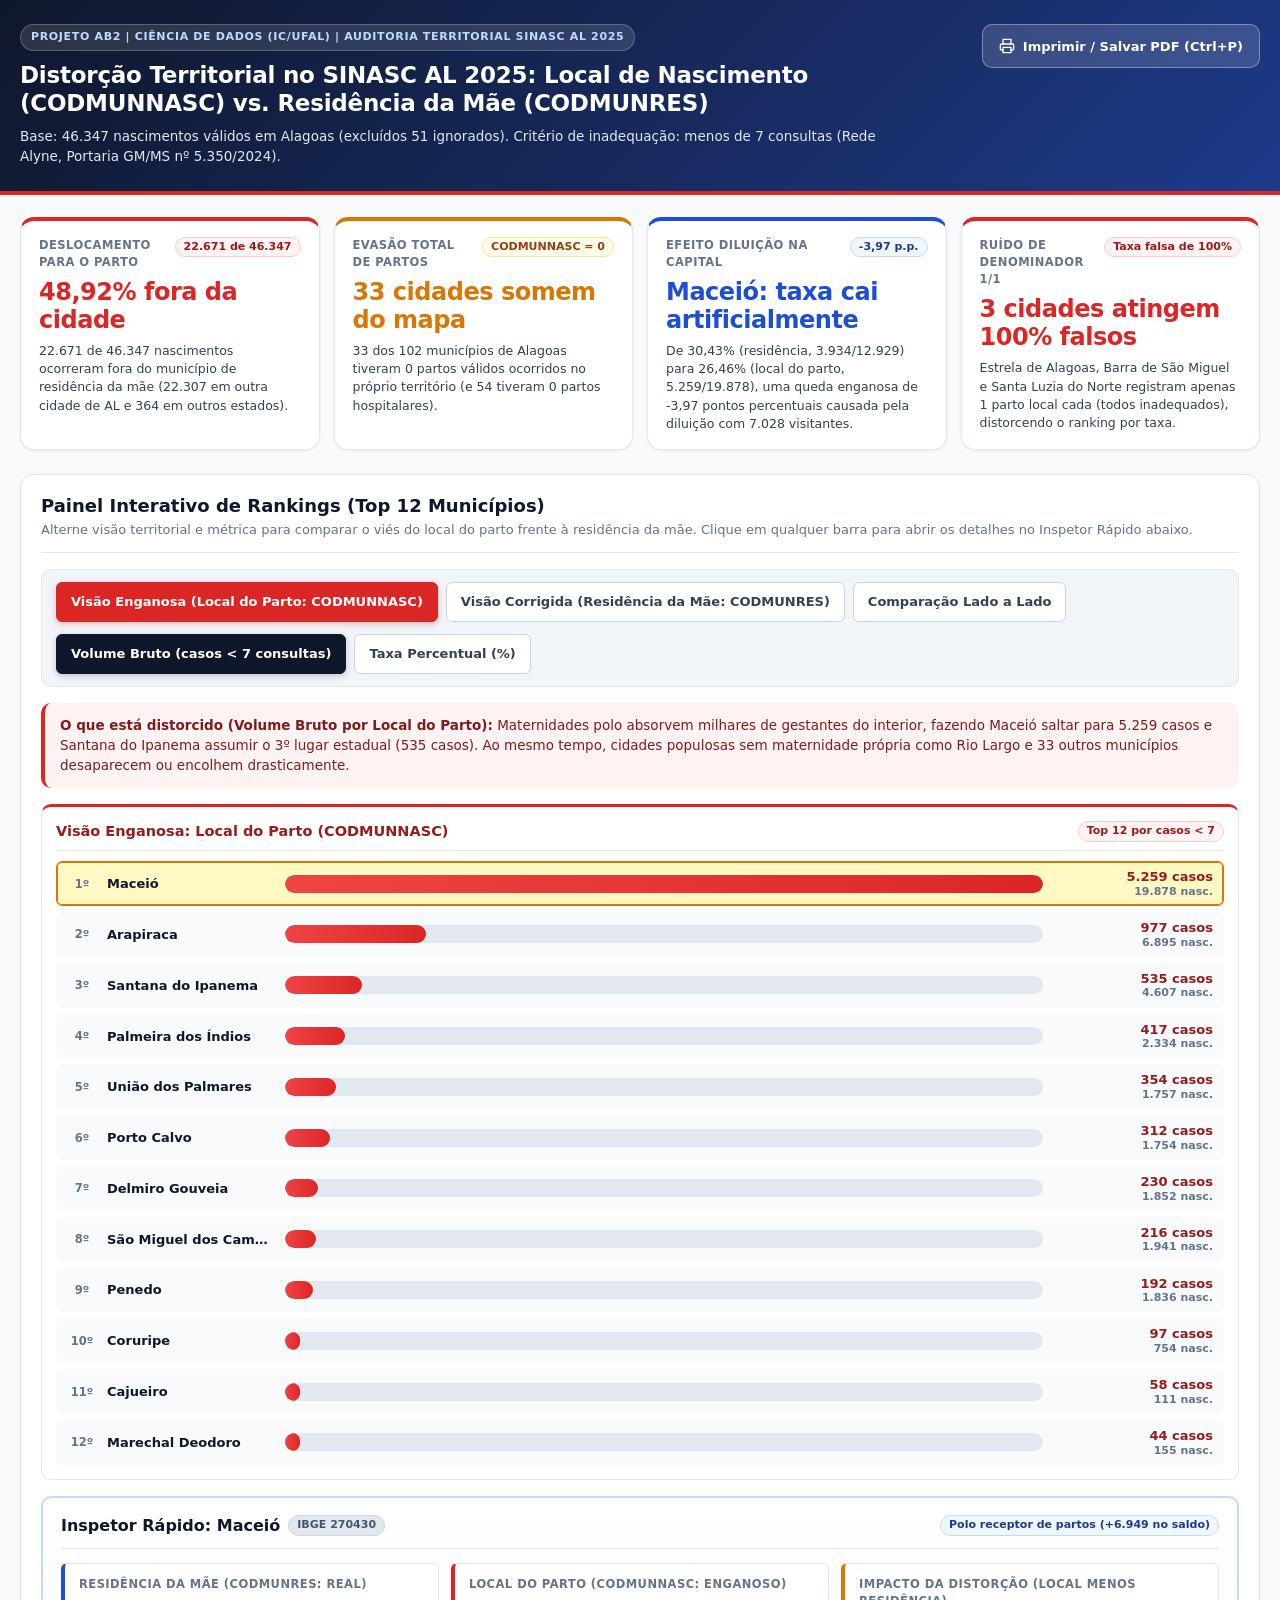
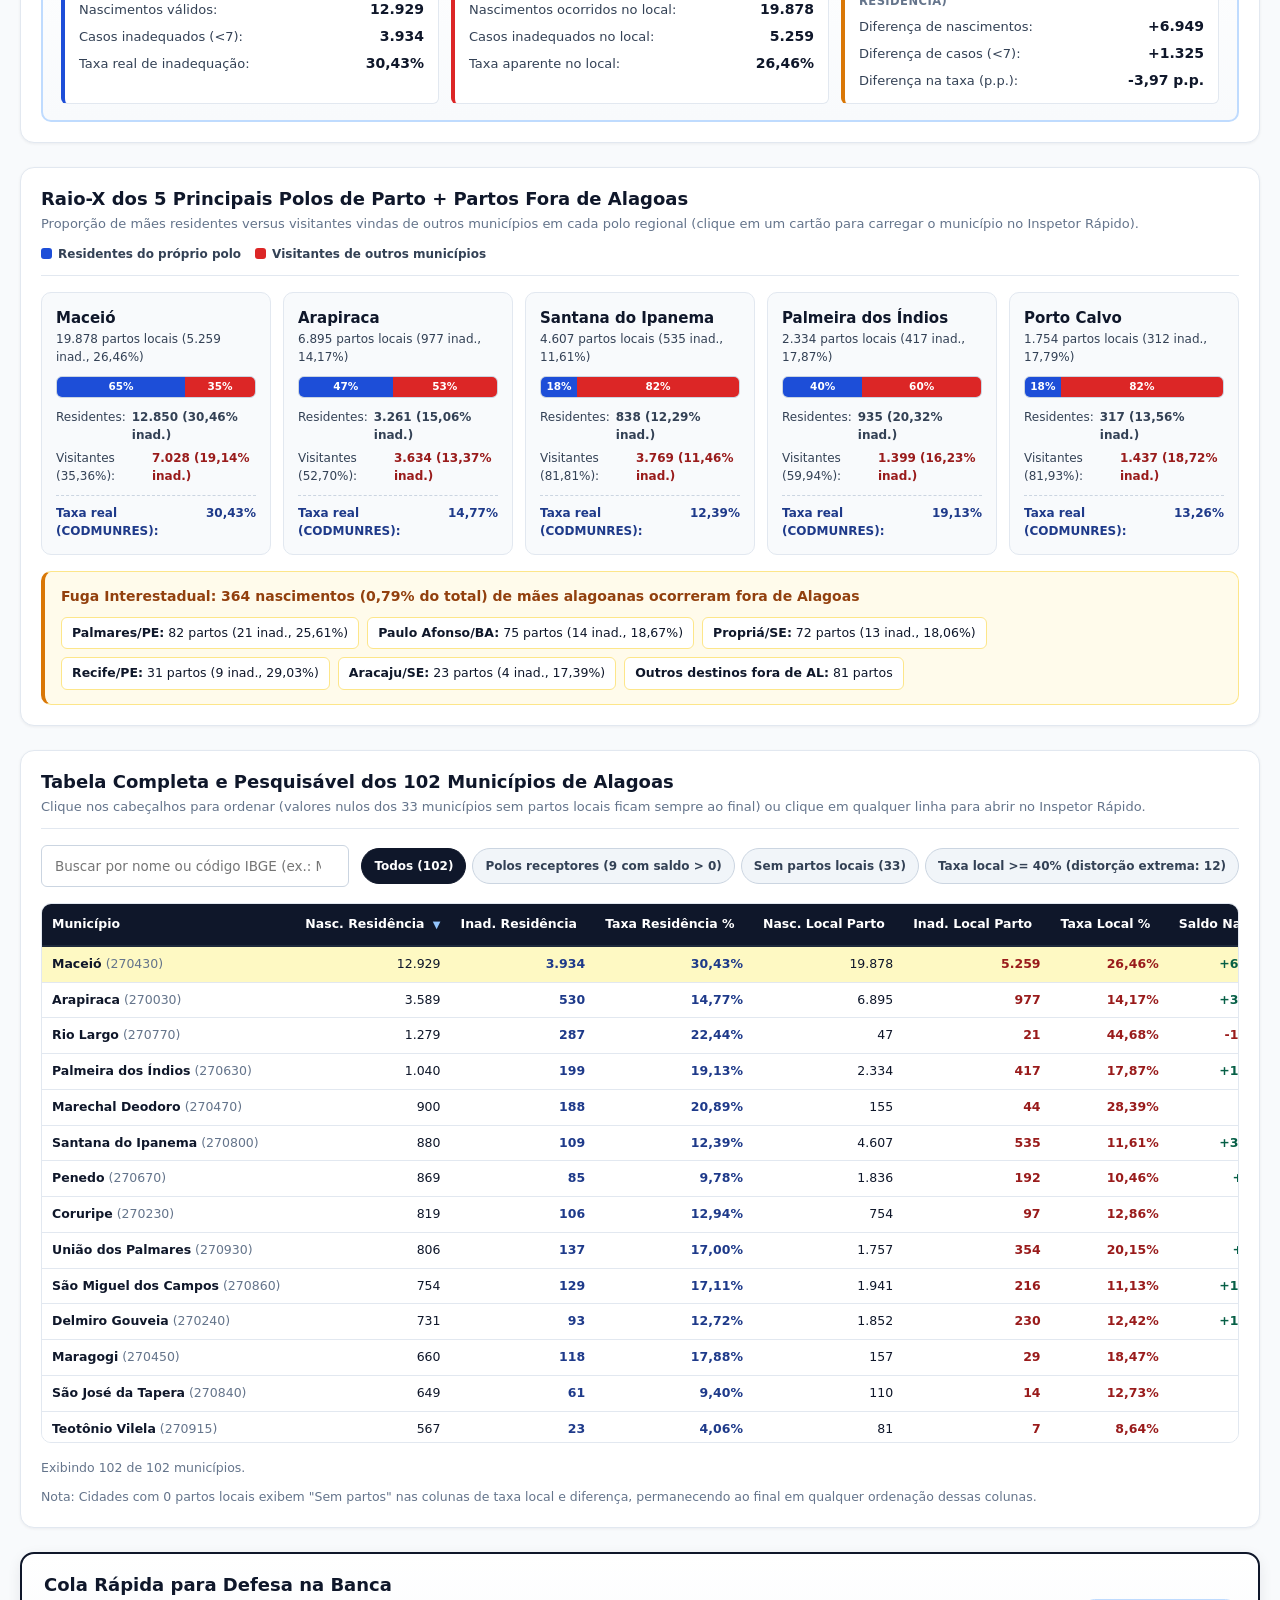
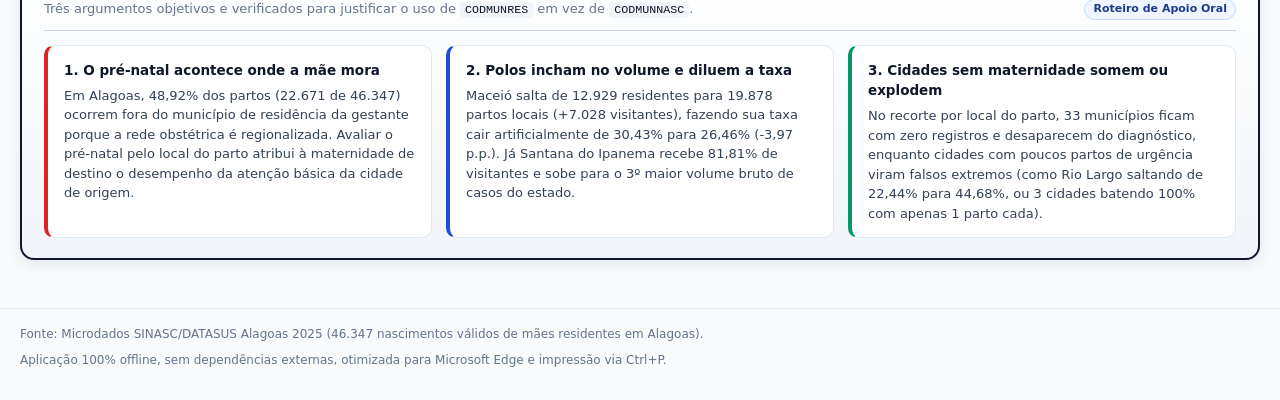
<file: distorcao-territorial.html>
<!DOCTYPE html>
<html lang="pt-BR">
<head>
  <meta charset="UTF-8">
  <meta name="viewport" content="width=device-width, initial-scale=1.0">
  <title>Distorção Territorial no SINASC AL 2025: Local de Nascimento (CODMUNNASC) vs. Residência da Mãe (CODMUNRES)</title>
  <style>
    /* ==========================================================================
       DESIGN TOKENS E ESTILO ACADEMICO (100% OFFLINE, SEM CDNs)
       ========================================================================== */
    :root {
      --bg-page: #f8fafc;
      --bg-card: #ffffff;
      --bg-subtle: #f1f5f9;
      --border: #e2e8f0;
      --border-strong: #cbd5e1;

      --text-main: #0f172a;
      --text-secondary: #334155;
      --text-muted: #64748b;

      --red: #dc2626;
      --red-dark: #991b1b;
      --red-bg: #fef2f2;
      --red-border: #fecaca;

      --blue: #1d4ed8;
      --blue-dark: #1e3a8a;
      --blue-bg: #eff6ff;
      --blue-border: #bfdbfe;

      --green: #059669;
      --green-dark: #065f46;
      --green-bg: #ecfdf5;
      --green-border: #a7f3d0;

      --amber: #d97706;
      --amber-dark: #92400e;
      --amber-bg: #fffbeb;
      --amber-border: #fde68a;

      --slate-badge-bg: #e2e8f0;
      --slate-badge-text: #475569;

      --radius-sm: 6px;
      --radius-md: 10px;
      --radius-lg: 14px;
      --shadow-sm: 0 1px 3px rgba(15, 23, 42, 0.06);
      --shadow-md: 0 4px 14px rgba(15, 23, 42, 0.08);
      --font-sans: system-ui, -apple-system, "Segoe UI", Roboto, "Helvetica Neue", Arial, sans-serif;
    }

    *, *::before, *::after {
      box-sizing: border-box;
    }

    html {
      scroll-behavior: smooth;
    }

    body {
      margin: 0;
      padding: 0;
      background-color: var(--bg-page);
      color: var(--text-main);
      font-family: var(--font-sans);
      font-size: 15px;
      line-height: 1.5;
      -webkit-font-smoothing: antialiased;
      overflow-x: hidden;
    }

    h1, h2, h3, h4, p {
      margin: 0;
    }

    code {
      font-family: ui-monospace, SFMono-Regular, Menlo, Consolas, monospace;
      font-size: 0.9em;
      background: var(--bg-subtle);
      padding: 1px 5px;
      border-radius: 4px;
      color: var(--text-main);
    }

    .container {
      width: 100%;
      max-width: 1320px;
      margin: 0 auto;
    }

    /* ==========================================================================
       1. CABECALHO INSTITUCIONAL
       ========================================================================== */
    .header {
      background: linear-gradient(135deg, #0f172a 0%, #1e3a8a 100%);
      color: #ffffff;
      padding: 24px 20px;
      border-bottom: 4px solid var(--red);
    }

    .header-inner {
      display: flex;
      flex-wrap: wrap;
      justify-content: space-between;
      align-items: flex-start;
      gap: 16px;
    }

    .header-copy {
      flex: 1 1 560px;
    }

    .header-kicker {
      display: inline-block;
      font-size: 11px;
      font-weight: 700;
      letter-spacing: 0.06em;
      text-transform: uppercase;
      color: #bfdbfe;
      background: rgba(255, 255, 255, 0.12);
      border: 1px solid rgba(255, 255, 255, 0.22);
      padding: 4px 10px;
      border-radius: 999px;
      margin-bottom: 10px;
    }

    .header-title {
      font-size: 23px;
      font-weight: 800;
      line-height: 1.25;
      letter-spacing: -0.01em;
    }

    .header-subtitle {
      margin-top: 8px;
      font-size: 13.5px;
      color: #e2e8f0;
      max-width: 880px;
    }

    .btn-print {
      appearance: none;
      border: 1px solid rgba(255, 255, 255, 0.35);
      background: rgba(255, 255, 255, 0.14);
      color: #ffffff;
      font-family: inherit;
      font-size: 13px;
      font-weight: 700;
      padding: 11px 16px;
      border-radius: var(--radius-md);
      cursor: pointer;
      display: inline-flex;
      align-items: center;
      gap: 8px;
      transition: background 0.15s ease, transform 0.1s ease;
      white-space: nowrap;
      min-height: 44px;
    }

    .btn-print:hover {
      background: rgba(255, 255, 255, 0.24);
    }

    .btn-print:active {
      transform: translateY(1px);
    }

    /* ==========================================================================
       CONTEUDO PRINCIPAL E SECOES
       ========================================================================== */
    .main {
      padding: 22px 20px 48px 20px;
      display: flex;
      flex-direction: column;
      gap: 24px;
    }

    .card {
      background: var(--bg-card);
      border: 1px solid var(--border);
      border-radius: var(--radius-lg);
      padding: 20px;
      box-shadow: var(--shadow-sm);
      display: flex;
      flex-direction: column;
      gap: 16px;
    }

    .section-head {
      display: flex;
      flex-wrap: wrap;
      justify-content: space-between;
      align-items: flex-end;
      gap: 12px;
      padding-bottom: 12px;
      border-bottom: 1px solid var(--border);
    }

    .section-title {
      font-size: 18px;
      font-weight: 800;
      color: var(--text-main);
      line-height: 1.25;
    }

    .section-desc {
      font-size: 13px;
      color: var(--text-muted);
      margin-top: 3px;
    }

    /* ==========================================================================
       2. FAIXA DE 4 KPIS PRINCIPAIS
       ========================================================================== */
    .kpi-grid {
      display: grid;
      grid-template-columns: repeat(4, minmax(0, 1fr));
      gap: 14px;
    }

    .kpi-card {
      background: var(--bg-card);
      border: 1px solid var(--border);
      border-top: 4px solid var(--blue);
      border-radius: var(--radius-lg);
      padding: 16px 18px;
      box-shadow: var(--shadow-sm);
      display: flex;
      flex-direction: column;
      gap: 8px;
    }

    .kpi-card.is-red { border-top-color: var(--red); }
    .kpi-card.is-amber { border-top-color: var(--amber); }
    .kpi-card.is-blue { border-top-color: var(--blue); }
    .kpi-card.is-green { border-top-color: var(--green); }

    .kpi-top {
      display: flex;
      justify-content: space-between;
      align-items: flex-start;
      gap: 8px;
    }

    .kpi-label {
      font-size: 11.5px;
      font-weight: 800;
      text-transform: uppercase;
      letter-spacing: 0.04em;
      color: var(--text-muted);
    }

    .badge {
      display: inline-flex;
      align-items: center;
      font-size: 11px;
      font-weight: 700;
      padding: 2px 8px;
      border-radius: 999px;
      white-space: nowrap;
      line-height: 1.35;
    }

    .badge-red { background: var(--red-bg); color: var(--red-dark); border: 1px solid var(--red-border); }
    .badge-blue { background: var(--blue-bg); color: var(--blue-dark); border: 1px solid var(--blue-border); }
    .badge-amber { background: var(--amber-bg); color: var(--amber-dark); border: 1px solid var(--amber-border); }
    .badge-green { background: var(--green-bg); color: var(--green-dark); border: 1px solid var(--green-border); }
    .badge-gray { background: var(--slate-badge-bg); color: var(--slate-badge-text); border: 1px solid var(--border-strong); }

    .kpi-value {
      font-size: 24px;
      font-weight: 800;
      line-height: 1.15;
      letter-spacing: -0.02em;
      color: var(--text-main);
    }

    .kpi-card.is-red .kpi-value { color: var(--red); }
    .kpi-card.is-amber .kpi-value { color: var(--amber); }
    .kpi-card.is-blue .kpi-value { color: var(--blue); }

    .kpi-text {
      font-size: 12.5px;
      color: var(--text-secondary);
      line-height: 1.45;
    }

    /* ==========================================================================
       3. PAINEL INTERATIVO DE GRAFICOS (CSS GRID / FLEXBOX)
       ========================================================================== */
    .controls-panel {
      display: flex;
      flex-direction: column;
      gap: 12px;
      background: var(--bg-subtle);
      border: 1px solid var(--border);
      border-radius: var(--radius-md);
      padding: 12px 14px;
    }

    .controls-row {
      display: flex;
      flex-wrap: wrap;
      justify-content: space-between;
      align-items: center;
      gap: 12px;
    }

    .btn-group {
      display: flex;
      flex-wrap: wrap;
      gap: 8px;
    }

    .ctrl-btn {
      appearance: none;
      border: 1px solid var(--border-strong);
      background: #ffffff;
      color: var(--text-secondary);
      font-family: inherit;
      font-size: 13px;
      font-weight: 700;
      padding: 9px 14px;
      border-radius: var(--radius-sm);
      cursor: pointer;
      min-height: 40px;
      transition: all 0.15s ease;
    }

    .ctrl-btn:hover {
      border-color: var(--text-main);
      color: var(--text-main);
    }

    .ctrl-btn.active-red {
      background: var(--red);
      border-color: var(--red);
      color: #ffffff;
      box-shadow: 0 2px 6px rgba(220, 38, 38, 0.28);
    }

    .ctrl-btn.active-blue {
      background: var(--blue);
      border-color: var(--blue);
      color: #ffffff;
      box-shadow: 0 2px 6px rgba(29, 78, 216, 0.28);
    }

    .ctrl-btn.active-dark {
      background: var(--text-main);
      border-color: var(--text-main);
      color: #ffffff;
      box-shadow: 0 2px 6px rgba(15, 23, 42, 0.22);
    }

    .noise-filter-wrap {
      display: none;
      align-items: center;
      gap: 10px;
      padding: 9px 12px;
      background: var(--amber-bg);
      border: 1px solid var(--amber-border);
      border-radius: var(--radius-sm);
      font-size: 13px;
      font-weight: 600;
      color: var(--amber-dark);
    }

    .noise-filter-wrap.visible {
      display: flex;
    }

    .noise-filter-wrap input[type="checkbox"] {
      width: 18px;
      height: 18px;
      accent-color: var(--amber);
      cursor: pointer;
      flex-shrink: 0;
    }

    .noise-filter-wrap label {
      cursor: pointer;
      user-select: none;
    }

    .dynamic-explainer {
      padding: 12px 15px;
      border-radius: var(--radius-md);
      font-size: 13.5px;
      line-height: 1.5;
      border-left: 4px solid var(--red);
      background: var(--red-bg);
      color: #7f1d1d;
    }

    .dynamic-explainer.mode-blue {
      border-left-color: var(--blue);
      background: var(--blue-bg);
      color: #1e3a8a;
    }

    .dynamic-explainer.mode-compare {
      border-left-color: var(--text-main);
      background: var(--bg-subtle);
      color: var(--text-main);
    }

    /* Layout do grafico em CSS Grid (1 coluna ou 2 colunas lado a lado) */
    .charts-stage {
      display: grid;
      grid-template-columns: 1fr;
      gap: 18px;
    }

    .charts-stage.two-cols {
      grid-template-columns: repeat(2, minmax(0, 1fr));
    }

    .chart-box {
      border: 1px solid var(--border);
      border-radius: var(--radius-md);
      padding: 14px;
      background: #ffffff;
      display: flex;
      flex-direction: column;
      gap: 10px;
      min-width: 0;
    }

    .chart-box.box-red {
      border-top: 3px solid var(--red);
    }

    .chart-box.box-blue {
      border-top: 3px solid var(--blue);
    }

    .chart-box-header {
      display: flex;
      flex-wrap: wrap;
      justify-content: space-between;
      align-items: center;
      gap: 8px;
      padding-bottom: 8px;
      border-bottom: 1px solid var(--border);
    }

    .chart-box-title {
      font-size: 14.5px;
      font-weight: 800;
      color: var(--text-main);
    }

    .chart-box.box-red .chart-box-title { color: var(--red-dark); }
    .chart-box.box-blue .chart-box-title { color: var(--blue-dark); }

    .bar-list {
      display: flex;
      flex-direction: column;
      gap: 6px;
    }

    .bar-row {
      display: grid;
      grid-template-columns: 30px minmax(120px, 168px) minmax(80px, 1fr) minmax(125px, 160px);
      align-items: center;
      gap: 10px;
      padding: 7px 10px;
      border-radius: var(--radius-sm);
      border: 1px solid transparent;
      background: var(--bg-page);
      cursor: pointer;
      transition: background 0.12s ease, border-color 0.12s ease;
      text-align: left;
      width: 100%;
      font-family: inherit;
    }

    .charts-stage.two-cols .bar-row {
      grid-template-columns: 28px minmax(105px, 140px) minmax(60px, 1fr) minmax(112px, 138px);
      gap: 8px;
      padding: 6px 8px;
    }

    .bar-row:hover {
      background: #eef2f6;
      border-color: var(--border-strong);
    }

    .bar-row.is-selected {
      background: #fef9c3;
      border-color: var(--amber);
      box-shadow: inset 0 0 0 1px var(--amber);
    }

    .bar-rank {
      font-size: 11.5px;
      font-weight: 800;
      color: var(--text-muted);
      text-align: center;
      font-variant-numeric: tabular-nums;
    }

    .bar-name-col {
      display: flex;
      flex-direction: column;
      min-width: 0;
    }

    .bar-name {
      font-size: 13px;
      font-weight: 700;
      color: var(--text-main);
      overflow: hidden;
      text-overflow: ellipsis;
      white-space: nowrap;
    }

    .bar-subtag {
      font-size: 10.5px;
      font-weight: 700;
      color: var(--amber-dark);
      line-height: 1.2;
    }

    .bar-track {
      width: 100%;
      height: 18px;
      background: #e2e8f0;
      border-radius: 999px;
      overflow: hidden;
      position: relative;
    }

    .bar-fill {
      height: 100%;
      border-radius: 999px;
      transition: width 0.25s ease;
    }

    .bar-fill.fill-red {
      background: linear-gradient(90deg, #ef4444 0%, #dc2626 100%);
    }

    .bar-fill.fill-blue {
      background: linear-gradient(90deg, #3b82f6 0%, #1d4ed8 100%);
    }

    .bar-val-col {
      text-align: right;
      font-variant-numeric: tabular-nums;
      display: flex;
      flex-direction: column;
      align-items: flex-end;
      line-height: 1.2;
    }

    .bar-val-main {
      font-size: 13px;
      font-weight: 800;
      color: var(--text-main);
      white-space: nowrap;
    }

    .box-red .bar-val-main { color: var(--red-dark); }
    .box-blue .bar-val-main { color: var(--blue-dark); }

    .bar-val-sub {
      font-size: 11px;
      font-weight: 600;
      color: var(--text-muted);
      white-space: nowrap;
    }

    /* Inspetor Rapido do Municipio */
    .inspector-box {
      border: 2px solid var(--blue-border);
      background: linear-gradient(180deg, #ffffff 0%, #f8fafc 100%);
      border-radius: var(--radius-md);
      padding: 16px 18px;
      display: flex;
      flex-direction: column;
      gap: 14px;
    }

    .inspector-head {
      display: flex;
      flex-wrap: wrap;
      justify-content: space-between;
      align-items: center;
      gap: 10px;
      padding-bottom: 10px;
      border-bottom: 1px solid var(--border);
    }

    .inspector-title {
      font-size: 16px;
      font-weight: 800;
      color: var(--text-main);
      display: flex;
      flex-wrap: wrap;
      align-items: center;
      gap: 8px;
    }

    .inspector-grid {
      display: grid;
      grid-template-columns: repeat(3, minmax(0, 1fr));
      gap: 12px;
    }

    .insp-col {
      background: #ffffff;
      border: 1px solid var(--border);
      border-radius: var(--radius-sm);
      padding: 12px 14px;
      display: flex;
      flex-direction: column;
      gap: 6px;
    }

    .insp-col.col-blue { border-left: 4px solid var(--blue); }
    .insp-col.col-red { border-left: 4px solid var(--red); }
    .insp-col.col-delta { border-left: 4px solid var(--amber); }

    .insp-col-title {
      font-size: 11.5px;
      font-weight: 800;
      text-transform: uppercase;
      letter-spacing: 0.04em;
      color: var(--text-muted);
    }

    .insp-metric-row {
      display: flex;
      justify-content: space-between;
      align-items: baseline;
      gap: 8px;
      font-size: 13px;
      color: var(--text-secondary);
      font-variant-numeric: tabular-nums;
    }

    .insp-metric-row strong {
      font-size: 14px;
      color: var(--text-main);
    }

    /* ==========================================================================
       4. RAIO-X DOS 5 PRINCIPAIS POLOS + PARTOS FORA DE ALAGOAS
       ========================================================================== */
    .polos-grid {
      display: grid;
      grid-template-columns: repeat(5, minmax(0, 1fr));
      gap: 12px;
    }

    .polo-card {
      background: var(--bg-page);
      border: 1px solid var(--border);
      border-radius: var(--radius-md);
      padding: 14px;
      display: flex;
      flex-direction: column;
      gap: 10px;
      cursor: pointer;
      transition: border-color 0.15s ease, box-shadow 0.15s ease;
    }

    .polo-card:hover {
      border-color: var(--blue);
      box-shadow: var(--shadow-sm);
    }

    .polo-name {
      font-size: 15px;
      font-weight: 800;
      color: var(--text-main);
    }

    .polo-total {
      font-size: 12px;
      color: var(--text-secondary);
      font-variant-numeric: tabular-nums;
    }

    .stacked-track {
      width: 100%;
      height: 22px;
      border-radius: 6px;
      overflow: hidden;
      display: flex;
      background: #e2e8f0;
      border: 1px solid var(--border-strong);
    }

    .stacked-res {
      background: var(--blue);
      color: #ffffff;
      font-size: 10.5px;
      font-weight: 800;
      display: flex;
      align-items: center;
      justify-content: center;
      overflow: hidden;
      white-space: nowrap;
    }

    .stacked-vis {
      background: var(--red);
      color: #ffffff;
      font-size: 10.5px;
      font-weight: 800;
      display: flex;
      align-items: center;
      justify-content: center;
      overflow: hidden;
      white-space: nowrap;
    }

    .polo-stats {
      display: flex;
      flex-direction: column;
      gap: 5px;
      font-size: 12px;
      color: var(--text-secondary);
      font-variant-numeric: tabular-nums;
    }

    .polo-stat-line {
      display: flex;
      justify-content: space-between;
      gap: 6px;
    }

    .polo-real-box {
      margin-top: auto;
      padding-top: 8px;
      border-top: 1px dashed var(--border-strong);
      font-size: 12px;
      font-weight: 700;
      color: var(--blue-dark);
      display: flex;
      justify-content: space-between;
      gap: 6px;
    }

    .polo-legend {
      display: flex;
      flex-wrap: wrap;
      gap: 14px;
      font-size: 12px;
      font-weight: 700;
      color: var(--text-secondary);
    }

    .legend-dot {
      display: inline-block;
      width: 11px;
      height: 11px;
      border-radius: 3px;
      margin-right: 6px;
      vertical-align: -1px;
    }

    .out-state-box {
      background: var(--amber-bg);
      border: 1px solid var(--amber-border);
      border-left: 4px solid var(--amber);
      border-radius: var(--radius-md);
      padding: 14px 16px;
      display: flex;
      flex-direction: column;
      gap: 10px;
    }

    .out-state-title {
      font-size: 14px;
      font-weight: 800;
      color: var(--amber-dark);
    }

    .out-state-pills {
      display: flex;
      flex-wrap: wrap;
      gap: 8px;
    }

    .out-pill {
      background: #ffffff;
      border: 1px solid var(--amber-border);
      border-radius: var(--radius-sm);
      padding: 6px 10px;
      font-size: 12.5px;
      color: var(--text-main);
      font-variant-numeric: tabular-nums;
    }

    /* ==========================================================================
       5. TABELA COMPLETA E PESQUISAVEL DOS 102 MUNICIPIOS
       ========================================================================== */
    .table-toolbar {
      display: flex;
      flex-wrap: wrap;
      justify-content: space-between;
      align-items: center;
      gap: 12px;
    }

    .search-box {
      flex: 1 1 260px;
      max-width: 380px;
      padding: 10px 13px;
      border: 1px solid var(--border-strong);
      border-radius: var(--radius-sm);
      font-family: inherit;
      font-size: 13.5px;
      color: var(--text-main);
      background: #ffffff;
      min-height: 42px;
    }

    .search-box:focus {
      outline: none;
      border-color: var(--blue);
      box-shadow: 0 0 0 3px rgba(29, 78, 216, 0.14);
    }

    .filter-group {
      display: flex;
      flex-wrap: wrap;
      gap: 6px;
    }

    .filter-btn {
      appearance: none;
      border: 1px solid var(--border-strong);
      background: var(--bg-subtle);
      color: var(--text-secondary);
      font-family: inherit;
      font-size: 12px;
      font-weight: 700;
      padding: 8px 12px;
      border-radius: 999px;
      cursor: pointer;
      min-height: 36px;
      transition: all 0.15s ease;
    }

    .filter-btn:hover {
      border-color: var(--text-main);
      color: var(--text-main);
    }

    .filter-btn.active {
      background: var(--text-main);
      border-color: var(--text-main);
      color: #ffffff;
    }

    .table-scroll {
      width: 100%;
      max-height: 540px;
      overflow: auto;
      border: 1px solid var(--border);
      border-radius: var(--radius-md);
      background: #ffffff;
    }

    table.data-table {
      width: 100%;
      border-collapse: collapse;
      font-size: 12.5px;
      min-width: 960px;
    }

    table.data-table thead th {
      position: sticky;
      top: 0;
      z-index: 5;
      background: #0f172a;
      color: #ffffff;
      font-weight: 700;
      text-align: left;
      padding: 11px 10px;
      white-space: nowrap;
      cursor: pointer;
      user-select: none;
      border-bottom: 2px solid #1e293b;
    }

    table.data-table thead th:hover {
      background: #1e293b;
    }

    table.data-table thead th.num {
      text-align: right;
    }

    .sort-arrow {
      display: inline-block;
      margin-left: 4px;
      font-size: 10px;
      color: #93c5fd;
    }

    table.data-table tbody td {
      padding: 8px 10px;
      border-bottom: 1px solid var(--border);
      font-variant-numeric: tabular-nums;
      white-space: nowrap;
    }

    table.data-table tbody td.num {
      text-align: right;
    }

    table.data-table tbody tr {
      cursor: pointer;
      transition: background 0.1s ease;
    }

    table.data-table tbody tr:hover td {
      background: #f1f5f9;
    }

    table.data-table tbody tr.row-zero td {
      background: #fafafa;
    }

    table.data-table tbody tr.row-selected td {
      background: #fef9c3;
    }

    .txt-blue { color: var(--blue-dark); font-weight: 700; }
    .txt-red { color: var(--red-dark); font-weight: 700; }
    .txt-green { color: var(--green-dark); font-weight: 700; }
    .txt-muted { color: var(--text-muted); }

    .table-footer {
      display: flex;
      flex-wrap: wrap;
      justify-content: space-between;
      align-items: center;
      gap: 10px;
      font-size: 12.5px;
      color: var(--text-muted);
    }

    /* ==========================================================================
       6. COLA RAPIDA PARA DEFESA NA BANCA
       ========================================================================== */
    .defense-card {
      background: linear-gradient(180deg, #ffffff 0%, #f1f5f9 100%);
      border: 2px solid #0f172a;
      border-radius: var(--radius-lg);
      padding: 20px 22px;
      box-shadow: var(--shadow-md);
      display: flex;
      flex-direction: column;
      gap: 14px;
    }

    .defense-grid {
      display: grid;
      grid-template-columns: repeat(3, minmax(0, 1fr));
      gap: 14px;
    }

    .defense-item {
      background: #ffffff;
      border: 1px solid var(--border);
      border-left: 4px solid var(--blue);
      border-radius: var(--radius-md);
      padding: 14px 16px;
      display: flex;
      flex-direction: column;
      gap: 6px;
    }

    .defense-item.is-red { border-left-color: var(--red); }
    .defense-item.is-green { border-left-color: var(--green); }

    .defense-item-title {
      font-size: 13.5px;
      font-weight: 800;
      color: var(--text-main);
    }

    .defense-item-text {
      font-size: 13px;
      color: var(--text-secondary);
      line-height: 1.5;
    }

    .page-footer {
      max-width: 1320px;
      margin: 0 auto;
      padding: 16px 20px 32px 20px;
      border-top: 1px solid var(--border);
      font-size: 12px;
      color: var(--text-muted);
      display: flex;
      flex-wrap: wrap;
      justify-content: space-between;
      gap: 8px;
    }

    /* ==========================================================================
       RESPONSIVIDADE (TABLET E MOBILE)
       ========================================================================== */
    @media (max-width: 1180px) {
      .polos-grid {
        grid-template-columns: repeat(3, minmax(0, 1fr));
      }
    }

    @media (max-width: 960px) {
      .kpi-grid {
        grid-template-columns: repeat(2, minmax(0, 1fr));
      }
      .charts-stage.two-cols {
        grid-template-columns: 1fr;
      }
      .inspector-grid,
      .defense-grid {
        grid-template-columns: 1fr;
      }
      .polos-grid {
        grid-template-columns: repeat(2, minmax(0, 1fr));
      }
    }

    @media (max-width: 640px) {
      .header {
        padding: 18px 14px;
      }
      .header-title {
        font-size: 19px;
      }
      .main {
        padding: 16px 14px 36px 14px;
      }
      .card {
        padding: 14px;
      }
      .kpi-grid,
      .polos-grid {
        grid-template-columns: 1fr;
      }
      .bar-row,
      .charts-stage.two-cols .bar-row {
        grid-template-columns: 24px 1fr auto;
        grid-template-rows: auto auto;
        row-gap: 6px;
      }
      .bar-track {
        grid-column: 1 / -1;
      }
      .bar-val-col {
        grid-column: 3;
        grid-row: 1;
      }
    }

    /* ==========================================================================
       IMPRESSAO / SALVAR PDF VIA CTRL+P NO EDGE
       ========================================================================== */
    @media print {
      @page {
        size: A4 landscape;
        margin: 10mm;
      }
      * {
        -webkit-print-color-adjust: exact !important;
        print-color-adjust: exact !important;
      }
      body {
        background: #ffffff !important;
        font-size: 11px;
      }
      .header {
        padding: 12px 16px;
        border-radius: 6px;
      }
      .btn-print,
      .controls-panel,
      .table-toolbar {
        display: none !important;
      }
      .main {
        padding: 12px 0;
        gap: 14px;
      }
      .card,
      .kpi-card,
      .defense-card,
      .polo-card,
      .inspector-box {
        box-shadow: none !important;
        break-inside: avoid;
        page-break-inside: avoid;
      }
      .kpi-grid {
        grid-template-columns: repeat(4, minmax(0, 1fr));
        gap: 8px;
      }
      .polos-grid {
        grid-template-columns: repeat(5, minmax(0, 1fr));
        gap: 8px;
      }
      .defense-grid,
      .inspector-grid {
        grid-template-columns: repeat(3, minmax(0, 1fr));
        gap: 8px;
      }
      .table-scroll {
        max-height: none !important;
        overflow: visible !important;
      }
      table.data-table {
        min-width: 100%;
        font-size: 9.5px;
      }
      table.data-table thead th {
        position: static;
      }
    }
  </style>
</head>
<body>

  <!-- 1. CABECALHO INSTITUCIONAL -->
  <header class="header">
    <div class="container header-inner">
      <div class="header-copy">
        <span class="header-kicker">Projeto AB2 | Ciência de Dados (IC/UFAL) | Auditoria Territorial SINASC AL 2025</span>
        <h1 class="header-title">Distorção Territorial no SINASC AL 2025: Local de Nascimento (CODMUNNASC) vs. Residência da Mãe (CODMUNRES)</h1>
        <p class="header-subtitle">Base: 46.347 nascimentos válidos em Alagoas (excluídos 51 ignorados). Critério de inadequação: menos de 7 consultas (Rede Alyne, Portaria GM/MS nº 5.350/2024).</p>
      </div>
      <button type="button" class="btn-print" onclick="window.print()">
        <svg width="16" height="16" viewBox="0 0 24 24" fill="none" stroke="currentColor" stroke-width="2" stroke-linecap="round" stroke-linejoin="round" aria-hidden="true">
          <polyline points="6 9 6 2 18 2 18 9"></polyline>
          <path d="M6 18H4a2 2 0 0 1-2-2v-5a2 2 0 0 1 2-2h16a2 2 0 0 1 2 2v5a2 2 0 0 1-2 2h-2"></path>
          <rect x="6" y="14" width="12" height="8"></rect>
        </svg>
        Imprimir / Salvar PDF (Ctrl+P)
      </button>
    </div>
  </header>

  <main class="container main">

    <!-- 2. FAIXA DE 4 KPIS PRINCIPAIS -->
    <section class="kpi-grid" aria-label="Indicadores principais de distorção territorial">
      <article class="kpi-card is-red">
        <div class="kpi-top">
          <span class="kpi-label">Deslocamento para o Parto</span>
          <span class="badge badge-red">22.671 de 46.347</span>
        </div>
        <div class="kpi-value">48,92% fora da cidade</div>
        <p class="kpi-text">22.671 de 46.347 nascimentos ocorreram fora do município de residência da mãe (22.307 em outra cidade de AL e 364 em outros estados).</p>
      </article>

      <article class="kpi-card is-amber">
        <div class="kpi-top">
          <span class="kpi-label">Evasão Total de Partos</span>
          <span class="badge badge-amber">CODMUNNASC = 0</span>
        </div>
        <div class="kpi-value">33 cidades somem do mapa</div>
        <p class="kpi-text">33 dos 102 municípios de Alagoas tiveram 0 partos válidos ocorridos no próprio território (e 54 tiveram 0 partos hospitalares).</p>
      </article>

      <article class="kpi-card is-blue">
        <div class="kpi-top">
          <span class="kpi-label">Efeito Diluição na Capital</span>
          <span class="badge badge-blue">-3,97 p.p.</span>
        </div>
        <div class="kpi-value">Maceió: taxa cai artificialmente</div>
        <p class="kpi-text">De 30,43% (residência, 3.934/12.929) para 26,46% (local do parto, 5.259/19.878), uma queda enganosa de -3,97 pontos percentuais causada pela diluição com 7.028 visitantes.</p>
      </article>

      <article class="kpi-card is-red">
        <div class="kpi-top">
          <span class="kpi-label">Ruído de Denominador 1/1</span>
          <span class="badge badge-red">Taxa falsa de 100%</span>
        </div>
        <div class="kpi-value">3 cidades atingem 100% falsos</div>
        <p class="kpi-text">Estrela de Alagoas, Barra de São Miguel e Santa Luzia do Norte registram apenas 1 parto local cada (todos inadequados), distorcendo o ranking por taxa.</p>
      </article>
    </section>

    <!-- 3. PAINEL INTERATIVO PRINCIPAL DE GRAFICOS (TOP 12) -->
    <section class="card" aria-label="Painel interativo de gráficos comparativos">
      <div class="section-head">
        <div>
          <h2 class="section-title">Painel Interativo de Rankings (Top 12 Municípios)</h2>
          <p class="section-desc">Alterne visão territorial e métrica para comparar o viés do local do parto frente à residência da mãe. Clique em qualquer barra para abrir os detalhes no Inspetor Rápido abaixo.</p>
        </div>
      </div>

      <div class="controls-panel">
        <div class="controls-row">
          <div class="btn-group" role="group" aria-label="Selecionar visão territorial">
            <button type="button" id="btnViewEnganosa" class="ctrl-btn active-red" onclick="setView('enganosa')">Visão Enganosa (Local do Parto: CODMUNNASC)</button>
            <button type="button" id="btnViewCorrigida" class="ctrl-btn" onclick="setView('corrigida')">Visão Corrigida (Residência da Mãe: CODMUNRES)</button>
            <button type="button" id="btnViewLado" class="ctrl-btn" onclick="setView('lado')">Comparação Lado a Lado</button>
          </div>

          <div class="btn-group" role="group" aria-label="Selecionar métrica do gráfico">
            <button type="button" id="btnMetricVol" class="ctrl-btn active-dark" onclick="setMetric('volume')">Volume Bruto (casos &lt; 7 consultas)</button>
            <button type="button" id="btnMetricTaxa" class="ctrl-btn" onclick="setMetric('taxa')">Taxa Percentual (%)</button>
          </div>
        </div>

        <div id="noiseFilterWrap" class="noise-filter-wrap">
          <input type="checkbox" id="chkMinPartos" onchange="toggleMinPartos(this.checked)">
          <label for="chkMinPartos">Ocultar municípios com menos de 50 partos locais (evitar ruído de 1/1 = 100%)</label>
        </div>
      </div>

      <div id="dynamicExplainer" class="dynamic-explainer"></div>

      <div id="chartsStage" class="charts-stage"></div>

      <!-- Inspetor Rapido do Municipio -->
      <div id="inspectorBox" class="inspector-box" aria-live="polite"></div>
    </section>

    <!-- 4. RAIO-X DOS 5 PRINCIPAIS POLOS DE PARTO + PARTOS FORA DE ALAGOAS -->
    <section class="card" aria-label="Raio-X dos 5 principais polos de parto e nascimentos fora de Alagoas">
      <div class="section-head">
        <div>
          <h2 class="section-title">Raio-X dos 5 Principais Polos de Parto + Partos Fora de Alagoas</h2>
          <p class="section-desc">Proporção de mães residentes versus visitantes vindas de outros municípios em cada polo regional (clique em um cartão para carregar o município no Inspetor Rápido).</p>
        </div>
        <div class="polo-legend">
          <span><span class="legend-dot" style="background: var(--blue);"></span>Residentes do próprio polo</span>
          <span><span class="legend-dot" style="background: var(--red);"></span>Visitantes de outros municípios</span>
        </div>
      </div>

      <div class="polos-grid" id="polosGrid"></div>

      <div class="out-state-box">
        <div class="out-state-title">Fuga Interestadual: 364 nascimentos (0,79% do total) de mães alagoanas ocorreram fora de Alagoas</div>
        <div class="out-state-pills">
          <div class="out-pill"><strong>Palmares/PE:</strong> 82 partos (21 inad., 25,61%)</div>
          <div class="out-pill"><strong>Paulo Afonso/BA:</strong> 75 partos (14 inad., 18,67%)</div>
          <div class="out-pill"><strong>Propriá/SE:</strong> 72 partos (13 inad., 18,06%)</div>
          <div class="out-pill"><strong>Recife/PE:</strong> 31 partos (9 inad., 29,03%)</div>
          <div class="out-pill"><strong>Aracaju/SE:</strong> 23 partos (4 inad., 17,39%)</div>
          <div class="out-pill"><strong>Outros destinos fora de AL:</strong> 81 partos</div>
        </div>
      </div>
    </section>

    <!-- 5. TABELA COMPLETA E PESQUISAVEL DOS 102 MUNICIPIOS -->
    <section class="card" aria-label="Tabela completa dos 102 municípios de Alagoas">
      <div class="section-head">
        <div>
          <h2 class="section-title">Tabela Completa e Pesquisável dos 102 Municípios de Alagoas</h2>
          <p class="section-desc">Clique nos cabeçalhos para ordenar (valores nulos dos 33 municípios sem partos locais ficam sempre ao final) ou clique em qualquer linha para abrir no Inspetor Rápido.</p>
        </div>
      </div>

      <div class="table-toolbar">
        <input type="search" id="searchInput" class="search-box" placeholder="Buscar por nome ou código IBGE (ex.: Maceio, Cajueiro, 270770)..." oninput="renderTable()">
        <div class="filter-group" role="group" aria-label="Filtros rápidos da tabela">
          <button type="button" class="filter-btn active" onclick="setTableFilter('all', this)">Todos (102)</button>
          <button type="button" class="filter-btn" onclick="setTableFilter('polos', this)">Polos receptores (9 com saldo &gt; 0)</button>
          <button type="button" class="filter-btn" onclick="setTableFilter('zeros', this)">Sem partos locais (33)</button>
          <button type="button" class="filter-btn" id="btnFilterExtreme" onclick="setTableFilter('extreme', this)">Taxa local &gt;= 40% (distorção extrema)</button>
        </div>
      </div>

      <div class="table-scroll">
        <table class="data-table">
          <thead>
            <tr>
              <th onclick="sortTable('mun')">Município <span class="sort-arrow" id="arrow-mun"></span></th>
              <th class="num" onclick="sortTable('nr')">Nasc. Residência <span class="sort-arrow" id="arrow-nr"></span></th>
              <th class="num" onclick="sortTable('ir')">Inad. Residência <span class="sort-arrow" id="arrow-ir"></span></th>
              <th class="num" onclick="sortTable('tr')">Taxa Residência % <span class="sort-arrow" id="arrow-tr"></span></th>
              <th class="num" onclick="sortTable('nl')">Nasc. Local Parto <span class="sort-arrow" id="arrow-nl"></span></th>
              <th class="num" onclick="sortTable('il')">Inad. Local Parto <span class="sort-arrow" id="arrow-il"></span></th>
              <th class="num" onclick="sortTable('tl')">Taxa Local % <span class="sort-arrow" id="arrow-tl"></span></th>
              <th class="num" onclick="sortTable('dn')">Saldo Nasc. <span class="sort-arrow" id="arrow-dn"></span></th>
              <th class="num" onclick="sortTable('dt')">Diferença Taxa p.p. <span class="sort-arrow" id="arrow-dt"></span></th>
            </tr>
          </thead>
          <tbody id="tableBody"></tbody>
        </table>
      </div>

      <div class="table-footer">
        <span id="tableCount">Exibindo 102 de 102 municípios.</span>
        <span>Nota: Cidades com 0 partos locais exibem "Sem partos" nas colunas de taxa local e diferença, permanecendo ao final em qualquer ordenação dessas colunas.</span>
      </div>
    </section>

    <!-- 6. BLOCO COLA RAPIDA PARA DEFESA NA BANCA -->
    <section class="defense-card" aria-label="Cola rápida para defesa na banca">
      <div class="section-head" style="border-bottom-color: var(--border-strong); padding-bottom: 10px;">
        <div>
          <h2 class="section-title">Cola Rápida para Defesa na Banca</h2>
          <p class="section-desc">Três argumentos objetivos e verificados para justificar o uso de <code>CODMUNRES</code> em vez de <code>CODMUNNASC</code>.</p>
        </div>
        <span class="badge badge-blue">Roteiro de Apoio Oral</span>
      </div>

      <div class="defense-grid">
        <article class="defense-item is-red">
          <h3 class="defense-item-title">1. O pré-natal acontece onde a mãe mora</h3>
          <p class="defense-item-text">Em Alagoas, 48,92% dos partos (22.671 de 46.347) ocorrem fora do município de residência da gestante porque a rede obstétrica é regionalizada. Avaliar o pré-natal pelo local do parto atribui à maternidade de destino o desempenho da atenção básica da cidade de origem.</p>
        </article>

        <article class="defense-item">
          <h3 class="defense-item-title">2. Polos incham no volume e diluem a taxa</h3>
          <p class="defense-item-text">Maceió salta de 12.929 residentes para 19.878 partos locais (+7.028 visitantes), fazendo sua taxa cair artificialmente de 30,43% para 26,46% (-3,97 p.p.). Já Santana do Ipanema recebe 81,81% de visitantes e sobe para o 3º maior volume bruto de casos do estado.</p>
        </article>

        <article class="defense-item is-green">
          <h3 class="defense-item-title">3. Cidades sem maternidade somem ou explodem</h3>
          <p class="defense-item-text">No recorte por local do parto, 33 municípios ficam com zero registros e desaparecem do diagnóstico, enquanto cidades com poucos partos de urgência viram falsos extremos (como Rio Largo saltando de 22,44% para 44,68%, ou 3 cidades batendo 100% com apenas 1 parto cada).</p>
        </article>
      </div>
    </section>

  </main>

  <footer class="page-footer">
    <span>Fonte: Microdados SINASC/DATASUS Alagoas 2025 (46.347 nascimentos válidos de mães residentes em Alagoas).</span>
    <span>Aplicação 100% offline, sem dependências externas, otimizada para Microsoft Edge e impressão via Ctrl+P.</span>
  </footer>

  <script>
    /* ==========================================================================
       DADOS EXATOS DOS 102 MUNICIPIOS DE ALAGOAS (SINASC 2025)
       ========================================================================== */
    const DATA = [
      {"cod": 270430, "mun": "Maceió", "nr": 12929, "ir": 3934, "tr": 30.43, "nl": 19878, "il": 5259, "tl": 26.46, "dn": 6949, "di": 1325, "dt": -3.97},
      {"cod": 270030, "mun": "Arapiraca", "nr": 3589, "ir": 530, "tr": 14.77, "nl": 6895, "il": 977, "tl": 14.17, "dn": 3306, "di": 447, "dt": -0.6},
      {"cod": 270770, "mun": "Rio Largo", "nr": 1279, "ir": 287, "tr": 22.44, "nl": 47, "il": 21, "tl": 44.68, "dn": -1232, "di": -266, "dt": 22.24},
      {"cod": 270630, "mun": "Palmeira dos Índios", "nr": 1040, "ir": 199, "tr": 19.13, "nl": 2334, "il": 417, "tl": 17.87, "dn": 1294, "di": 218, "dt": -1.27},
      {"cod": 270470, "mun": "Marechal Deodoro", "nr": 900, "ir": 188, "tr": 20.89, "nl": 155, "il": 44, "tl": 28.39, "dn": -745, "di": -144, "dt": 7.5},
      {"cod": 270800, "mun": "Santana do Ipanema", "nr": 880, "ir": 109, "tr": 12.39, "nl": 4607, "il": 535, "tl": 11.61, "dn": 3727, "di": 426, "dt": -0.77},
      {"cod": 270670, "mun": "Penedo", "nr": 869, "ir": 85, "tr": 9.78, "nl": 1836, "il": 192, "tl": 10.46, "dn": 967, "di": 107, "dt": 0.68},
      {"cod": 270230, "mun": "Coruripe", "nr": 819, "ir": 106, "tr": 12.94, "nl": 754, "il": 97, "tl": 12.86, "dn": -65, "di": -9, "dt": -0.08},
      {"cod": 270930, "mun": "União dos Palmares", "nr": 806, "ir": 137, "tr": 17.0, "nl": 1757, "il": 354, "tl": 20.15, "dn": 951, "di": 217, "dt": 3.15},
      {"cod": 270860, "mun": "São Miguel dos Campos", "nr": 754, "ir": 129, "tr": 17.11, "nl": 1941, "il": 216, "tl": 11.13, "dn": 1187, "di": 87, "dt": -5.98},
      {"cod": 270240, "mun": "Delmiro Gouveia", "nr": 731, "ir": 93, "tr": 12.72, "nl": 1852, "il": 230, "tl": 12.42, "dn": 1121, "di": 137, "dt": -0.3},
      {"cod": 270450, "mun": "Maragogi", "nr": 660, "ir": 118, "tr": 17.88, "nl": 157, "il": 29, "tl": 18.47, "dn": -503, "di": -89, "dt": 0.59},
      {"cod": 270840, "mun": "São José da Tapera", "nr": 649, "ir": 61, "tr": 9.4, "nl": 110, "il": 14, "tl": 12.73, "dn": -539, "di": -47, "dt": 3.33},
      {"cod": 270915, "mun": "Teotônio Vilela", "nr": 567, "ir": 23, "tr": 4.06, "nl": 81, "il": 7, "tl": 8.64, "dn": -486, "di": -16, "dt": 4.59},
      {"cod": 270290, "mun": "Girau do Ponciano", "nr": 556, "ir": 82, "tr": 14.75, "nl": 12, "il": 1, "tl": 8.33, "dn": -544, "di": -81, "dt": -6.41},
      {"cod": 270040, "mun": "Atalaia", "nr": 541, "ir": 102, "tr": 18.85, "nl": 117, "il": 24, "tl": 20.51, "dn": -424, "di": -78, "dt": 1.66},
      {"cod": 270690, "mun": "Pilar", "nr": 536, "ir": 68, "tr": 12.69, "nl": 173, "il": 18, "tl": 10.4, "dn": -363, "di": -50, "dt": -2.28},
      {"cod": 270140, "mun": "Campo Alegre", "nr": 470, "ir": 35, "tr": 7.45, "nl": 123, "il": 16, "tl": 13.01, "dn": -347, "di": -19, "dt": 5.56},
      {"cod": 270710, "mun": "Piranhas", "nr": 462, "ir": 48, "tr": 10.39, "nl": 49, "il": 4, "tl": 8.16, "dn": -413, "di": -44, "dt": -2.23},
      {"cod": 270550, "mun": "Murici", "nr": 461, "ir": 112, "tr": 24.3, "nl": 70, "il": 23, "tl": 32.86, "dn": -391, "di": -89, "dt": 8.56},
      {"cod": 270880, "mun": "São Sebastião", "nr": 456, "ir": 50, "tr": 10.96, "nl": 75, "il": 11, "tl": 14.67, "dn": -381, "di": -39, "dt": 3.7},
      {"cod": 270850, "mun": "São Luís do Quitunde", "nr": 455, "ir": 99, "tr": 21.76, "nl": 123, "il": 31, "tl": 25.2, "dn": -332, "di": -68, "dt": 3.45},
      {"cod": 270235, "mun": "Craíbas", "nr": 378, "ir": 55, "tr": 14.55, "nl": 77, "il": 14, "tl": 18.18, "dn": -301, "di": -41, "dt": 3.63},
      {"cod": 270420, "mun": "Limoeiro de Anadia", "nr": 377, "ir": 47, "tr": 12.47, "nl": 7, "il": 3, "tl": 42.86, "dn": -370, "di": -44, "dt": 30.39},
      {"cod": 270730, "mun": "Porto Calvo", "nr": 377, "ir": 50, "tr": 13.26, "nl": 1754, "il": 312, "tl": 17.79, "dn": 1377, "di": 262, "dt": 4.53},
      {"cod": 270920, "mun": "Traipu", "nr": 376, "ir": 41, "tr": 10.9, "nl": 55, "il": 5, "tl": 9.09, "dn": -321, "di": -36, "dt": -1.81},
      {"cod": 270640, "mun": "Pão de Açúcar", "nr": 357, "ir": 39, "tr": 10.92, "nl": 37, "il": 7, "tl": 18.92, "dn": -320, "di": -32, "dt": 7.99},
      {"cod": 270890, "mun": "Satuba", "nr": 337, "ir": 69, "tr": 20.47, "nl": 3, "il": 1, "tl": 33.33, "dn": -334, "di": -68, "dt": 12.86},
      {"cod": 270260, "mun": "Feira Grande", "nr": 335, "ir": 49, "tr": 14.63, "nl": 6, "il": 2, "tl": 33.33, "dn": -329, "di": -47, "dt": 18.71},
      {"cod": 270310, "mun": "Igaci", "nr": 335, "ir": 76, "tr": 22.69, "nl": 0, "il": 0, "tl": null, "dn": -335, "di": -76, "dt": null},
      {"cod": 270510, "mun": "Matriz de Camaragibe", "nr": 334, "ir": 64, "tr": 19.16, "nl": 38, "il": 11, "tl": 28.95, "dn": -296, "di": -53, "dt": 9.79},
      {"cod": 270570, "mun": "Olho d'Água das Flores", "nr": 331, "ir": 61, "tr": 18.43, "nl": 0, "il": 0, "tl": null, "dn": -331, "di": -61, "dt": null},
      {"cod": 270940, "mun": "Viçosa", "nr": 323, "ir": 50, "tr": 15.48, "nl": 107, "il": 24, "tl": 22.43, "dn": -216, "di": -26, "dt": 6.95},
      {"cod": 270400, "mun": "Junqueiro", "nr": 317, "ir": 39, "tr": 12.3, "nl": 42, "il": 8, "tl": 19.05, "dn": -275, "di": -31, "dt": 6.74},
      {"cod": 270830, "mun": "São José da Laje", "nr": 312, "ir": 90, "tr": 28.85, "nl": 49, "il": 17, "tl": 34.69, "dn": -263, "di": -73, "dt": 5.85},
      {"cod": 270500, "mun": "Mata Grande", "nr": 308, "ir": 35, "tr": 11.36, "nl": 18, "il": 4, "tl": 22.22, "dn": -290, "di": -31, "dt": 10.86},
      {"cod": 270010, "mun": "Água Branca", "nr": 308, "ir": 53, "tr": 17.21, "nl": 6, "il": 2, "tl": 33.33, "dn": -302, "di": -51, "dt": 16.13},
      {"cod": 270070, "mun": "Batalha", "nr": 305, "ir": 56, "tr": 18.36, "nl": 151, "il": 30, "tl": 19.87, "dn": -154, "di": -26, "dt": 1.51},
      {"cod": 270100, "mun": "Boca da Mata", "nr": 299, "ir": 36, "tr": 12.04, "nl": 58, "il": 0, "tl": 0.0, "dn": -241, "di": -36, "dt": -12.04},
      {"cod": 270410, "mun": "Lagoa da Canoa", "nr": 296, "ir": 28, "tr": 9.46, "nl": 6, "il": 2, "tl": 33.33, "dn": -290, "di": -26, "dt": 23.87},
      {"cod": 270160, "mun": "Canapi", "nr": 295, "ir": 15, "tr": 5.08, "nl": 12, "il": 3, "tl": 25.0, "dn": -283, "di": -12, "dt": 19.92},
      {"cod": 270750, "mun": "Porto Real do Colégio", "nr": 292, "ir": 45, "tr": 15.41, "nl": 2, "il": 0, "tl": 0.0, "dn": -290, "di": -45, "dt": -15.41},
      {"cod": 270330, "mun": "Inhapi", "nr": 287, "ir": 39, "tr": 13.59, "nl": 14, "il": 3, "tl": 21.43, "dn": -273, "di": -36, "dt": 7.84},
      {"cod": 270320, "mun": "Igreja Nova", "nr": 287, "ir": 33, "tr": 11.5, "nl": 2, "il": 0, "tl": 0.0, "dn": -285, "di": -33, "dt": -11.5},
      {"cod": 270380, "mun": "Joaquim Gomes", "nr": 281, "ir": 82, "tr": 29.18, "nl": 59, "il": 26, "tl": 44.07, "dn": -222, "di": -56, "dt": 14.89},
      {"cod": 270130, "mun": "Cajueiro", "nr": 279, "ir": 95, "tr": 34.05, "nl": 111, "il": 58, "tl": 52.25, "dn": -168, "di": -37, "dt": 18.2},
      {"cod": 270050, "mun": "Barra de Santo Antônio", "nr": 264, "ir": 82, "tr": 31.06, "nl": 18, "il": 8, "tl": 44.44, "dn": -246, "di": -74, "dt": 13.38},
      {"cod": 270910, "mun": "Taquarana", "nr": 261, "ir": 38, "tr": 14.56, "nl": 5, "il": 1, "tl": 20.0, "dn": -256, "di": -37, "dt": 5.44},
      {"cod": 270680, "mun": "Piaçabuçu", "nr": 257, "ir": 39, "tr": 15.18, "nl": 30, "il": 7, "tl": 23.33, "dn": -227, "di": -32, "dt": 8.16},
      {"cod": 270644, "mun": "Paripueira", "nr": 248, "ir": 60, "tr": 24.19, "nl": 5, "il": 3, "tl": 60.0, "dn": -243, "di": -57, "dt": 35.81},
      {"cod": 270720, "mun": "Poço das Trincheiras", "nr": 243, "ir": 45, "tr": 18.52, "nl": 0, "il": 0, "tl": null, "dn": -243, "di": -45, "dt": null},
      {"cod": 270255, "mun": "Estrela de Alagoas", "nr": 240, "ir": 55, "tr": 22.92, "nl": 1, "il": 1, "tl": 100.0, "dn": -239, "di": -54, "dt": 77.08},
      {"cod": 270650, "mun": "Passo de Camaragibe", "nr": 239, "ir": 37, "tr": 15.48, "nl": 0, "il": 0, "tl": null, "dn": -239, "di": -37, "dt": null},
      {"cod": 270210, "mun": "Colônia Leopoldina", "nr": 237, "ir": 42, "tr": 17.72, "nl": 16, "il": 2, "tl": 12.5, "dn": -221, "di": -40, "dt": -5.22},
      {"cod": 270520, "mun": "Messias", "nr": 232, "ir": 47, "tr": 20.26, "nl": 15, "il": 8, "tl": 53.33, "dn": -217, "di": -39, "dt": 33.07},
      {"cod": 270440, "mun": "Major Isidoro", "nr": 231, "ir": 32, "tr": 13.85, "nl": 2, "il": 1, "tl": 50.0, "dn": -229, "di": -31, "dt": 36.15},
      {"cod": 270300, "mun": "Ibateguara", "nr": 228, "ir": 50, "tr": 21.93, "nl": 48, "il": 12, "tl": 25.0, "dn": -180, "di": -38, "dt": 3.07},
      {"cod": 270895, "mun": "Senador Rui Palmeira", "nr": 222, "ir": 12, "tr": 5.41, "nl": 3, "il": 1, "tl": 33.33, "dn": -219, "di": -11, "dt": 27.93},
      {"cod": 270610, "mun": "Ouro Branco", "nr": 220, "ir": 37, "tr": 16.82, "nl": 3, "il": 0, "tl": 0.0, "dn": -217, "di": -37, "dt": -16.82},
      {"cod": 270600, "mun": "Olivença", "nr": 206, "ir": 16, "tr": 7.77, "nl": 0, "il": 0, "tl": null, "dn": -206, "di": -16, "dt": null},
      {"cod": 270020, "mun": "Anadia", "nr": 206, "ir": 20, "tr": 9.71, "nl": 5, "il": 2, "tl": 40.0, "dn": -201, "di": -18, "dt": 30.29},
      {"cod": 270642, "mun": "Pariconha", "nr": 202, "ir": 25, "tr": 12.38, "nl": 1, "il": 0, "tl": 0.0, "dn": -201, "di": -25, "dt": -12.38},
      {"cod": 270180, "mun": "Carneiros", "nr": 188, "ir": 16, "tr": 8.51, "nl": 0, "il": 0, "tl": null, "dn": -188, "di": -16, "dt": null},
      {"cod": 270460, "mun": "Maravilha", "nr": 178, "ir": 18, "tr": 10.11, "nl": 3, "il": 1, "tl": 33.33, "dn": -175, "di": -17, "dt": 23.22},
      {"cod": 270170, "mun": "Capela", "nr": 167, "ir": 15, "tr": 8.98, "nl": 35, "il": 6, "tl": 17.14, "dn": -132, "di": -9, "dt": 8.16},
      {"cod": 270200, "mun": "Coité do Nóia", "nr": 167, "ir": 33, "tr": 19.76, "nl": 4, "il": 1, "tl": 25.0, "dn": -163, "di": -32, "dt": 5.24},
      {"cod": 270480, "mun": "Maribondo", "nr": 167, "ir": 40, "tr": 23.95, "nl": 2, "il": 0, "tl": 0.0, "dn": -165, "di": -40, "dt": -23.95},
      {"cod": 270760, "mun": "Quebrangulo", "nr": 162, "ir": 18, "tr": 11.11, "nl": 1, "il": 0, "tl": 0.0, "dn": -161, "di": -18, "dt": -11.11},
      {"cod": 270540, "mun": "Monteirópolis", "nr": 161, "ir": 15, "tr": 9.32, "nl": 0, "il": 0, "tl": null, "dn": -161, "di": -15, "dt": null},
      {"cod": 270280, "mun": "Flexeiras", "nr": 158, "ir": 38, "tr": 24.05, "nl": 17, "il": 6, "tl": 35.29, "dn": -141, "di": -32, "dt": 11.24},
      {"cod": 270360, "mun": "Japaratinga", "nr": 151, "ir": 32, "tr": 21.19, "nl": 0, "il": 0, "tl": null, "dn": -151, "di": -32, "dt": null},
      {"cod": 270120, "mun": "Cacimbinhas", "nr": 151, "ir": 30, "tr": 19.87, "nl": 0, "il": 0, "tl": null, "dn": -151, "di": -30, "dt": null},
      {"cod": 270580, "mun": "Olho d'Água do Casado", "nr": 149, "ir": 12, "tr": 8.05, "nl": 0, "il": 0, "tl": null, "dn": -149, "di": -12, "dt": null},
      {"cod": 270110, "mun": "Branquinha", "nr": 149, "ir": 33, "tr": 22.15, "nl": 0, "il": 0, "tl": null, "dn": -149, "di": -33, "dt": null},
      {"cod": 270810, "mun": "Santana do Mundaú", "nr": 146, "ir": 29, "tr": 19.86, "nl": 0, "il": 0, "tl": null, "dn": -146, "di": -29, "dt": null},
      {"cod": 270250, "mun": "Dois Riachos", "nr": 144, "ir": 14, "tr": 9.72, "nl": 0, "il": 0, "tl": null, "dn": -144, "di": -14, "dt": null},
      {"cod": 270740, "mun": "Porto de Pedras", "nr": 140, "ir": 32, "tr": 22.86, "nl": 0, "il": 0, "tl": null, "dn": -140, "di": -32, "dt": null},
      {"cod": 270870, "mun": "São Miguel dos Milagres", "nr": 134, "ir": 33, "tr": 24.63, "nl": 0, "il": 0, "tl": null, "dn": -134, "di": -33, "dt": null},
      {"cod": 270560, "mun": "Novo Lino", "nr": 133, "ir": 23, "tr": 17.29, "nl": 0, "il": 0, "tl": null, "dn": -133, "di": -23, "dt": null},
      {"cod": 270375, "mun": "Jequiá da Praia", "nr": 126, "ir": 12, "tr": 9.52, "nl": 2, "il": 0, "tl": 0.0, "dn": -124, "di": -12, "dt": -9.52},
      {"cod": 270060, "mun": "Barra de São Miguel", "nr": 125, "ir": 19, "tr": 15.2, "nl": 1, "il": 1, "tl": 100.0, "dn": -124, "di": -18, "dt": 84.8},
      {"cod": 270150, "mun": "Campo Grande", "nr": 121, "ir": 32, "tr": 26.45, "nl": 0, "il": 0, "tl": null, "dn": -121, "di": -32, "dt": null},
      {"cod": 270790, "mun": "Santa Luzia do Norte", "nr": 118, "ir": 16, "tr": 13.56, "nl": 1, "il": 1, "tl": 100.0, "dn": -117, "di": -15, "dt": 86.44},
      {"cod": 270780, "mun": "Roteiro", "nr": 110, "ir": 18, "tr": 16.36, "nl": 1, "il": 0, "tl": 0.0, "dn": -109, "di": -18, "dt": -16.36},
      {"cod": 270370, "mun": "Jaramataia", "nr": 101, "ir": 13, "tr": 12.87, "nl": 0, "il": 0, "tl": null, "dn": -101, "di": -13, "dt": null},
      {"cod": 270090, "mun": "Belo Monte", "nr": 96, "ir": 13, "tr": 13.54, "nl": 0, "il": 0, "tl": null, "dn": -96, "di": -13, "dt": null},
      {"cod": 270190, "mun": "Chã Preta", "nr": 93, "ir": 14, "tr": 15.05, "nl": 0, "il": 0, "tl": null, "dn": -93, "di": -14, "dt": null},
      {"cod": 270135, "mun": "Campestre", "nr": 90, "ir": 25, "tr": 27.78, "nl": 0, "il": 0, "tl": null, "dn": -90, "di": -25, "dt": null},
      {"cod": 270340, "mun": "Jacaré dos Homens", "nr": 85, "ir": 8, "tr": 9.41, "nl": 0, "il": 0, "tl": null, "dn": -85, "di": -8, "dt": null},
      {"cod": 270660, "mun": "Paulo Jacinto", "nr": 80, "ir": 0, "tr": 0.0, "nl": 0, "il": 0, "tl": null, "dn": -80, "di": 0, "dt": null},
      {"cod": 270820, "mun": "São Brás", "nr": 74, "ir": 12, "tr": 16.22, "nl": 3, "il": 1, "tl": 33.33, "dn": -71, "di": -11, "dt": 17.12},
      {"cod": 270220, "mun": "Coqueiro Seco", "nr": 74, "ir": 16, "tr": 21.62, "nl": 0, "il": 0, "tl": null, "dn": -74, "di": -16, "dt": null},
      {"cod": 270900, "mun": "Tanque d'Arca", "nr": 68, "ir": 16, "tr": 23.53, "nl": 0, "il": 0, "tl": null, "dn": -68, "di": -16, "dt": null},
      {"cod": 270530, "mun": "Minador do Negrão", "nr": 66, "ir": 12, "tr": 18.18, "nl": 0, "il": 0, "tl": null, "dn": -66, "di": -12, "dt": null},
      {"cod": 270620, "mun": "Palestina", "nr": 65, "ir": 6, "tr": 9.23, "nl": 0, "il": 0, "tl": null, "dn": -65, "di": -6, "dt": null},
      {"cod": 270350, "mun": "Jacuípe", "nr": 62, "ir": 15, "tr": 24.19, "nl": 0, "il": 0, "tl": null, "dn": -62, "di": -15, "dt": null},
      {"cod": 270270, "mun": "Feliz Deserto", "nr": 55, "ir": 7, "tr": 12.73, "nl": 0, "il": 0, "tl": null, "dn": -55, "di": -7, "dt": null},
      {"cod": 270590, "mun": "Olho d'Água Grande", "nr": 52, "ir": 9, "tr": 17.31, "nl": 0, "il": 0, "tl": null, "dn": -52, "di": -9, "dt": null},
      {"cod": 270080, "mun": "Belém", "nr": 51, "ir": 4, "tr": 7.84, "nl": 0, "il": 0, "tl": null, "dn": -51, "di": -4, "dt": null},
      {"cod": 270390, "mun": "Jundiá", "nr": 48, "ir": 6, "tr": 12.5, "nl": 0, "il": 0, "tl": null, "dn": -48, "di": -6, "dt": null},
      {"cod": 270490, "mun": "Mar Vermelho", "nr": 36, "ir": 7, "tr": 19.44, "nl": 0, "il": 0, "tl": null, "dn": -36, "di": -7, "dt": null},
      {"cod": 270700, "mun": "Pindoba", "nr": 35, "ir": 3, "tr": 8.57, "nl": 1, "il": 0, "tl": 0.0, "dn": -34, "di": -3, "dt": -8.57}
    ];

    /* Dados dos 5 principais polos de parto para a secao Raio-X */
    const POLOS = [
      {
        cod: 270430,
        mun: "Maceió",
        totalLocal: 19878,
        inadLocal: 5259,
        taxaLocal: 26.46,
        resCount: 12850,
        resInadPct: 30.46,
        visCount: 7028,
        visSharePct: 35.36,
        visInadPct: 19.14,
        taxaRealRes: 30.43
      },
      {
        cod: 270030,
        mun: "Arapiraca",
        totalLocal: 6895,
        inadLocal: 977,
        taxaLocal: 14.17,
        resCount: 3261,
        resInadPct: 15.06,
        visCount: 3634,
        visSharePct: 52.70,
        visInadPct: 13.37,
        taxaRealRes: 14.77
      },
      {
        cod: 270800,
        mun: "Santana do Ipanema",
        totalLocal: 4607,
        inadLocal: 535,
        taxaLocal: 11.61,
        resCount: 838,
        resInadPct: 12.29,
        visCount: 3769,
        visSharePct: 81.81,
        visInadPct: 11.46,
        taxaRealRes: 12.39
      },
      {
        cod: 270630,
        mun: "Palmeira dos Índios",
        totalLocal: 2334,
        inadLocal: 417,
        taxaLocal: 17.87,
        resCount: 935,
        resInadPct: 20.32,
        visCount: 1399,
        visSharePct: 59.94,
        visInadPct: 16.23,
        taxaRealRes: 19.13
      },
      {
        cod: 270730,
        mun: "Porto Calvo",
        totalLocal: 1754,
        inadLocal: 312,
        taxaLocal: 17.79,
        resCount: 317,
        resInadPct: 13.56,
        visCount: 1437,
        visSharePct: 81.93,
        visInadPct: 18.72,
        taxaRealRes: 13.26
      }
    ];

    /* ==========================================================================
       ESTADO DA APLICACAO
       ========================================================================== */
    let currentView = 'enganosa';   // 'enganosa' | 'corrigida' | 'lado'
    let currentMetric = 'volume';   // 'volume' | 'taxa'
    let hideLowDenom = false;       // ocultar nl < 50 quando metrica for taxa
    let selectedCod = 270430;       // Maceio selecionado inicialmente no inspetor
    let tableFilter = 'all';        // 'all' | 'polos' | 'zeros' | 'extreme'
    let sortCol = 'nr';
    let sortAsc = false;

    /* ==========================================================================
       UTILITARIOS DE FORMATACAO PT-BR E TRATAMENTO SEGURO DE NULOS
       ========================================================================== */
    function fmtInt(val) {
      if (val === null || val === undefined || Number.isNaN(Number(val))) return '0';
      return Math.round(Number(val)).toLocaleString('pt-BR');
    }

    function fmtPct(val) {
      if (val === null || val === undefined || Number.isNaN(Number(val))) return null;
      return Number(val).toLocaleString('pt-BR', { minimumFractionDigits: 2, maximumFractionDigits: 2 }) + '%';
    }

    function fmtSignedInt(val) {
      if (val === null || val === undefined || Number.isNaN(Number(val))) return null;
      const n = Math.round(Number(val));
      const sign = n > 0 ? '+' : '';
      return sign + n.toLocaleString('pt-BR');
    }

    function fmtSignedPP(val) {
      if (val === null || val === undefined || Number.isNaN(Number(val))) return null;
      const n = Number(val);
      const sign = n > 0 ? '+' : '';
      return sign + n.toLocaleString('pt-BR', { minimumFractionDigits: 2, maximumFractionDigits: 2 }) + ' p.p.';
    }

    function normalizeSearch(text) {
      return String(text || '')
        .normalize('NFD')
        .replace(/[\u0300-\u036f]/g, '')
        .toLowerCase();
    }

    function escapeHtml(str) {
      return String(str)
        .replace(/&/g, '&amp;')
        .replace(/</g, '&lt;')
        .replace(/>/g, '&gt;')
        .replace(/"/g, '&quot;');
    }

    /* ==========================================================================
       CONTROLES DE INTERFACE
       ========================================================================== */
    function setView(view) {
      currentView = view;
      document.getElementById('btnViewEnganosa').className = 'ctrl-btn' + (view === 'enganosa' ? ' active-red' : '');
      document.getElementById('btnViewCorrigida').className = 'ctrl-btn' + (view === 'corrigida' ? ' active-blue' : '');
      document.getElementById('btnViewLado').className = 'ctrl-btn' + (view === 'lado' ? ' active-dark' : '');
      updateNoiseToggleVisibility();
      renderCharts();
    }

    function setMetric(metric) {
      currentMetric = metric;
      document.getElementById('btnMetricVol').className = 'ctrl-btn' + (metric === 'volume' ? ' active-dark' : '');
      document.getElementById('btnMetricTaxa').className = 'ctrl-btn' + (metric === 'taxa' ? ' active-dark' : '');
      updateNoiseToggleVisibility();
      renderCharts();
    }

    function toggleMinPartos(checked) {
      hideLowDenom = Boolean(checked);
      renderCharts();
    }

    function updateNoiseToggleVisibility() {
      const wrap = document.getElementById('noiseFilterWrap');
      const shouldShow = currentMetric === 'taxa' && (currentView === 'enganosa' || currentView === 'lado');
      wrap.classList.toggle('visible', shouldShow);
    }

    function selectMunicipio(cod, scrollToInspector) {
      selectedCod = cod;
      renderCharts();
      renderInspector();
      renderTable();
      if (scrollToInspector) {
        const box = document.getElementById('inspectorBox');
        if (box) box.scrollIntoView({ behavior: 'smooth', block: 'nearest' });
      }
    }

    /* ==========================================================================
       CONSTRUCAO DOS GRAFICOS EM CSS GRID / FLEXBOX
       ========================================================================== */
    function getTop12Enganosa() {
      if (currentMetric === 'volume') {
        return DATA
          .filter(d => d.nl > 0)
          .slice()
          .sort((a, b) => b.il - a.il || b.nl - a.nl)
          .slice(0, 12);
      }
      return DATA
        .filter(d => d.tl !== null && (!hideLowDenom || d.nl >= 50))
        .slice()
        .sort((a, b) => b.tl - a.tl || b.il - a.il || b.nl - a.nl)
        .slice(0, 12);
    }

    function getTop12Corrigida() {
      if (currentMetric === 'volume') {
        return DATA
          .slice()
          .sort((a, b) => b.ir - a.ir || b.nr - a.nr)
          .slice(0, 12);
      }
      return DATA
        .slice()
        .sort((a, b) => b.tr - a.tr || b.ir - a.ir)
        .slice(0, 12);
    }

    function updateExplainer() {
      const el = document.getElementById('dynamicExplainer');
      if (currentView === 'enganosa' && currentMetric === 'volume') {
        el.className = 'dynamic-explainer';
        el.innerHTML = '<strong>O que está distorcido (Volume Bruto por Local do Parto):</strong> Maternidades polo absorvem milhares de gestantes do interior, fazendo Maceió saltar para 5.259 casos e Santana do Ipanema assumir o 3º lugar estadual (535 casos). Ao mesmo tempo, cidades populosas sem maternidade própria como Rio Largo e 33 outros municípios desaparecem ou encolhem drasticamente.';
      } else if (currentView === 'enganosa' && currentMetric === 'taxa') {
        el.className = 'dynamic-explainer';
        if (!hideLowDenom) {
          el.innerHTML = '<strong>O que está distorcido (Taxa Percentual por Local do Parto):</strong> Cidades com pouquíssimos partos de urgência ou domiciliares explodem no topo do ranking, levando Estrela de Alagoas, Barra de São Miguel e Santa Luzia do Norte a 100,00% falsos com apenas 1 parto cada. Enquanto isso, 33 municípios ficam sem denominador e somem da análise.';
        } else {
          el.innerHTML = '<strong>O que está distorcido (Taxa Local com filtro de 50+ partos):</strong> Mesmo removendo o ruído extremo de cidades com menos de 50 partos, o local de nascimento segue enviesado: Cajueiro dispara para 52,25% (58/111) e Murici para 32,86% (23/70), enquanto Maceió cai artificialmente de 30,43% para 26,46% pela entrada de 7.028 visitantes.';
        }
      } else if (currentView === 'corrigida' && currentMetric === 'volume') {
        el.className = 'dynamic-explainer mode-blue';
        el.innerHTML = '<strong>Visão Corrigida (Volume Bruto por Residência da Mãe):</strong> Cada nascimento retorna ao município onde a gestante realmente mora e faz o pré-natal na atenção básica. Rio Largo (287 casos) e Marechal Deodoro (188 casos) recuperam sua visibilidade real, enquanto Santana do Ipanema volta de 535 para 109 casos.';
      } else if (currentView === 'corrigida' && currentMetric === 'taxa') {
        el.className = 'dynamic-explainer mode-blue';
        el.innerHTML = '<strong>Visão Corrigida (Taxa Percentual por Residência da Mãe):</strong> Todos os 102 municípios entram na régua com seus denominadores reais de residentes, revelando o risco verdadeiro da rede básica: Cajueiro (34,05%), Barra de Santo Antônio (31,06%) e Maceió (30,43%) lideram sem distorções de fluxo hospitalar.';
      } else if (currentView === 'lado' && currentMetric === 'volume') {
        el.className = 'dynamic-explainer mode-compare';
        el.innerHTML = '<strong>Comparação Lado a Lado (Volume Bruto):</strong> Na coluna vermelha (CODMUNNASC), polos regionais como Santana do Ipanema (535), Palmeira dos Índios (417) e Porto Calvo (312) dominam o topo ao absorver cidades vizinhas. Na coluna azul (CODMUNRES), o volume volta para os municípios de residência, recolocando Rio Largo em 3º lugar (287 casos).';
      } else {
        el.className = 'dynamic-explainer mode-compare';
        if (!hideLowDenom) {
          el.innerHTML = '<strong>Comparação Lado a Lado (Taxa Percentual %):</strong> Sem filtro de denominador, a coluna vermelha (CODMUNNASC) é tomada por taxas artificiais de 100% e 60% baseadas em 1 a 5 partos locais. Marque o filtro de 50+ partos acima para ver que, mesmo sem esses casos extremos, as taxas locais continuam distorcidas frente à residência (coluna azul).';
        } else {
          el.innerHTML = '<strong>Comparação Lado a Lado (Taxa Percentual %, filtro 50+ partos na esquerda):</strong> Na coluna vermelha (CODMUNNASC), Cajueiro salta de 34,05% para 52,25% e Maceió cai de 30,43% para 26,46%. Na coluna azul (CODMUNRES), os 102 municípios são comparados sem viés de maternidade, mostrando Cajueiro (34,05%) e Barra de Santo Antônio (31,06%) no topo real.';
        }
      }
    }

    function buildChartBox(mode, items, maxScale) {
      const isRed = mode === 'enganosa';
      const boxClass = isRed ? 'chart-box box-red' : 'chart-box box-blue';
      const fillClass = isRed ? 'bar-fill fill-red' : 'bar-fill fill-blue';
      const titleText = isRed
        ? 'Visão Enganosa: Local do Parto (CODMUNNASC)'
        : 'Visão Corrigida: Residência da Mãe (CODMUNRES)';
      const badgeText = currentMetric === 'volume'
        ? 'Top 12 por casos < 7'
        : (isRed && hideLowDenom ? 'Top 12 taxa % (50+ partos)' : 'Top 12 por taxa %');
      const badgeClass = isRed ? 'badge badge-red' : 'badge badge-blue';

      const rowsHtml = items.map((d, idx) => {
        const val = isRed
          ? (currentMetric === 'volume' ? d.il : d.tl)
          : (currentMetric === 'volume' ? d.ir : d.tr);
        const pctWidth = maxScale > 0 ? Math.max(2, Math.min(100, (val / maxScale) * 100)) : 0;
        const selectedClass = d.cod === selectedCod ? ' is-selected' : '';

        let mainText = '';
        let subText = '';
        let lowDenomTag = '';

        if (currentMetric === 'volume') {
          const denom = isRed ? d.nl : d.nr;
          mainText = fmtInt(val) + ' casos';
          subText = fmtInt(denom) + ' nasc.';
        } else {
          const num = isRed ? d.il : d.ir;
          const denom = isRed ? d.nl : d.nr;
          mainText = fmtPct(val);
          subText = fmtInt(num) + ' / ' + fmtInt(denom);
          if (isRed && d.nl < 50) {
            lowDenomTag = '<span class="bar-subtag">Apenas ' + fmtInt(d.nl) + (d.nl === 1 ? ' parto local' : ' partos locais') + '</span>';
          }
        }

        return (
          '<button type="button" class="bar-row' + selectedClass + '" onclick="selectMunicipio(' + d.cod + ', false)">' +
            '<span class="bar-rank">' + (idx + 1) + 'º</span>' +
            '<span class="bar-name-col">' +
              '<span class="bar-name" title="' + escapeHtml(d.mun) + '">' + escapeHtml(d.mun) + '</span>' +
              lowDenomTag +
            '</span>' +
            '<span class="bar-track">' +
              '<span class="' + fillClass + '" style="display:block; width:' + pctWidth.toFixed(2) + '%;"></span>' +
            '</span>' +
            '<span class="bar-val-col">' +
              '<span class="bar-val-main">' + mainText + '</span>' +
              '<span class="bar-val-sub">' + subText + '</span>' +
            '</span>' +
          '</button>'
        );
      }).join('');

      return (
        '<div class="' + boxClass + '">' +
          '<div class="chart-box-header">' +
            '<h3 class="chart-box-title">' + titleText + '</h3>' +
            '<span class="' + badgeClass + '">' + badgeText + '</span>' +
          '</div>' +
          '<div class="bar-list">' + rowsHtml + '</div>' +
        '</div>'
      );
    }

    function renderCharts() {
      updateExplainer();
      const stage = document.getElementById('chartsStage');

      if (currentView === 'lado') {
        stage.className = 'charts-stage two-cols';
        const engItems = getTop12Enganosa();
        const corItems = getTop12Corrigida();

        let sharedMax = 100;
        if (currentMetric === 'volume') {
          const maxEng = engItems.length ? engItems[0].il : 1;
          const maxCor = corItems.length ? corItems[0].ir : 1;
          sharedMax = Math.max(maxEng, maxCor);
        } else {
          const maxEng = engItems.length ? engItems[0].tl : 100;
          const maxCor = corItems.length ? corItems[0].tr : 100;
          sharedMax = Math.max(maxEng, maxCor);
        }

        stage.innerHTML = buildChartBox('enganosa', engItems, sharedMax) + buildChartBox('corrigida', corItems, sharedMax);
      } else {
        stage.className = 'charts-stage';
        const items = currentView === 'enganosa' ? getTop12Enganosa() : getTop12Corrigida();
        let maxScale = 100;
        if (currentMetric === 'volume') {
          maxScale = items.length ? (currentView === 'enganosa' ? items[0].il : items[0].ir) : 1;
        } else {
          maxScale = items.length ? (currentView === 'enganosa' ? items[0].tl : items[0].tr) : 100;
        }
        stage.innerHTML = buildChartBox(currentView, items, maxScale);
      }
    }

    /* ==========================================================================
       INSPETOR RAPIDO DO MUNICIPIO SELECIONADO
       ========================================================================== */
    function renderInspector() {
      const m = DATA.find(d => d.cod === selectedCod) || DATA[0];
      const box = document.getElementById('inspectorBox');

      let statusBadge = '';
      if (m.dn > 0) {
        statusBadge = '<span class="badge badge-blue">Polo receptor de partos (' + fmtSignedInt(m.dn) + ' no saldo)</span>';
      } else if (m.nl === 0) {
        statusBadge = '<span class="badge badge-gray">Evasão total: 0 partos ocorridos no município</span>';
      } else if (m.nl < 50 && m.tl !== null && m.tl >= 40) {
        statusBadge = '<span class="badge badge-red">Evasão com distorção extrema de taxa (' + fmtInt(m.nl) + ' partos locais)</span>';
      } else {
        statusBadge = '<span class="badge badge-amber">Município emissor de gestantes (' + fmtSignedInt(m.dn) + ' no saldo)</span>';
      }

      const localTaxaDisplay = m.tl === null
        ? '<span class="badge badge-gray">Sem partos</span>'
        : '<strong class="txt-red">' + fmtPct(m.tl) + '</strong>';

      const diffTaxaDisplay = m.dt === null
        ? '<span class="badge badge-gray">Sem partos</span>'
        : '<strong class="' + (m.dt > 0 ? 'txt-red' : 'txt-blue') + '">' + fmtSignedPP(m.dt) + '</strong>';

      const diffVolClass = m.dn > 0 ? 'txt-green' : 'txt-red';

      box.innerHTML =
        '<div class="inspector-head">' +
          '<div class="inspector-title">' +
            '<span>Inspetor Rápido: ' + escapeHtml(m.mun) + '</span>' +
            '<span class="badge badge-gray">IBGE ' + m.cod + '</span>' +
          '</div>' +
          statusBadge +
        '</div>' +
        '<div class="inspector-grid">' +
          '<div class="insp-col col-blue">' +
            '<div class="insp-col-title">Residência da Mãe (CODMUNRES: Real)</div>' +
            '<div class="insp-metric-row"><span>Nascimentos válidos:</span><strong>' + fmtInt(m.nr) + '</strong></div>' +
            '<div class="insp-metric-row"><span>Casos inadequados (&lt;7):</span><strong>' + fmtInt(m.ir) + '</strong></div>' +
            '<div class="insp-metric-row"><span>Taxa real de inadequação:</span><strong class="txt-blue">' + fmtPct(m.tr) + '</strong></div>' +
          '</div>' +
          '<div class="insp-col col-red">' +
            '<div class="insp-col-title">Local do Parto (CODMUNNASC: Enganoso)</div>' +
            '<div class="insp-metric-row"><span>Nascimentos ocorridos no local:</span><strong>' + (m.nl === 0 ? '<span class="badge badge-gray">0 partos</span>' : fmtInt(m.nl)) + '</strong></div>' +
            '<div class="insp-metric-row"><span>Casos inadequados no local:</span><strong>' + fmtInt(m.il) + '</strong></div>' +
            '<div class="insp-metric-row"><span>Taxa aparente no local:</span>' + localTaxaDisplay + '</div>' +
          '</div>' +
          '<div class="insp-col col-delta">' +
            '<div class="insp-col-title">Impacto da Distorção (Local menos Residência)</div>' +
            '<div class="insp-metric-row"><span>Diferença de nascimentos:</span><strong class="' + diffVolClass + '">' + fmtSignedInt(m.dn) + '</strong></div>' +
            '<div class="insp-metric-row"><span>Diferença de casos (&lt;7):</span><strong class="' + (m.di > 0 ? 'txt-red' : 'txt-blue') + '">' + fmtSignedInt(m.di) + '</strong></div>' +
            '<div class="insp-metric-row"><span>Diferença na taxa (p.p.):</span>' + diffTaxaDisplay + '</div>' +
          '</div>' +
        '</div>';
    }

    /* ==========================================================================
       4. RENDERIZACAO DOS 5 POLOS DE PARTO
       ========================================================================== */
    function renderPolos() {
      const grid = document.getElementById('polosGrid');
      grid.innerHTML = POLOS.map(p => {
        const resSharePct = Number((100 - p.visSharePct).toFixed(2));
        return (
          '<article class="polo-card" onclick="selectMunicipio(' + p.cod + ', true)" title="Clique para inspecionar ' + escapeHtml(p.mun) + '">' +
            '<div>' +
              '<h3 class="polo-name">' + escapeHtml(p.mun) + '</h3>' +
              '<div class="polo-total">' + fmtInt(p.totalLocal) + ' partos locais (' + fmtInt(p.inadLocal) + ' inad., ' + fmtPct(p.taxaLocal) + ')</div>' +
            '</div>' +
            '<div class="stacked-track" role="img" aria-label="Proporção de residentes e visitantes em ' + escapeHtml(p.mun) + '">' +
              '<div class="stacked-res" style="width:' + resSharePct + '%;">' + (resSharePct >= 18 ? Math.round(resSharePct) + '%' : '') + '</div>' +
              '<div class="stacked-vis" style="width:' + p.visSharePct + '%;">' + (p.visSharePct >= 18 ? Math.round(p.visSharePct) + '%' : '') + '</div>' +
            '</div>' +
            '<div class="polo-stats">' +
              '<div class="polo-stat-line"><span>Residentes:</span><strong>' + fmtInt(p.resCount) + ' (' + fmtPct(p.resInadPct) + ' inad.)</strong></div>' +
              '<div class="polo-stat-line"><span>Visitantes (' + fmtPct(p.visSharePct) + '):</span><strong class="txt-red">' + fmtInt(p.visCount) + ' (' + fmtPct(p.visInadPct) + ' inad.)</strong></div>' +
            '</div>' +
            '<div class="polo-real-box">' +
              '<span>Taxa real (CODMUNRES):</span>' +
              '<span>' + fmtPct(p.taxaRealRes) + '</span>' +
            '</div>' +
          '</article>'
        );
      }).join('');
    }

    /* ==========================================================================
       5. TABELA COMPLETA, BUSCA SEM ACENTOS E ORDENACAO COM NULOS AO FINAL
       ========================================================================== */
    function setTableFilter(filterKey, btnEl) {
      tableFilter = filterKey;
      document.querySelectorAll('.filter-btn').forEach(b => b.classList.remove('active'));
      if (btnEl) btnEl.classList.add('active');
      renderTable();
    }

    function sortTable(col) {
      if (sortCol === col) {
        sortAsc = !sortAsc;
      } else {
        sortCol = col;
        sortAsc = (col === 'mun');
      }
      renderTable();
    }

    function renderTable() {
      const q = normalizeSearch(document.getElementById('searchInput').value.trim());

      const filtered = DATA.filter(d => {
        if (q) {
          const matchName = normalizeSearch(d.mun).includes(q);
          const matchCod = String(d.cod).includes(q);
          if (!matchName && !matchCod) return false;
        }
        if (tableFilter === 'polos') return d.dn > 0;
        if (tableFilter === 'zeros') return d.nl === 0;
        if (tableFilter === 'extreme') return d.tl !== null && d.tl >= 40;
        return true;
      });

      /* Ordenacao rigorosa: valores null ficam SEMPRE no final (asc ou desc) */
      filtered.sort((a, b) => {
        const va = a[sortCol];
        const vb = b[sortCol];

        const aNull = (va === null || va === undefined);
        const bNull = (vb === null || vb === undefined);
        if (aNull && bNull) return a.mun.localeCompare(b.mun, 'pt-BR');
        if (aNull) return 1;
        if (bNull) return -1;

        if (typeof va === 'string') {
          const cmp = va.localeCompare(vb, 'pt-BR');
          return sortAsc ? cmp : -cmp;
        }

        if (va === vb) return a.mun.localeCompare(b.mun, 'pt-BR');
        return sortAsc ? (va - vb) : (vb - va);
      });

      /* Atualiza setas visuais de ordenacao */
      const cols = ['mun', 'nr', 'ir', 'tr', 'nl', 'il', 'tl', 'dn', 'dt'];
      cols.forEach(c => {
        const el = document.getElementById('arrow-' + c);
        if (el) el.textContent = (sortCol === c) ? (sortAsc ? '▲' : '▼') : '';
      });

      const tbody = document.getElementById('tableBody');
      if (!filtered.length) {
        tbody.innerHTML = '<tr><td colspan="9" style="text-align:center; padding:24px; color:#64748b;">Nenhum município encontrado para o filtro atual.</td></tr>';
      } else {
        tbody.innerHTML = filtered.map(d => {
          const rowClasses = [];
          if (d.nl === 0) rowClasses.push('row-zero');
          if (d.cod === selectedCod) rowClasses.push('row-selected');

          const nlCell = d.nl === 0
            ? '<span class="badge badge-gray">0 partos</span>'
            : fmtInt(d.nl);

          const ilCell = d.nl === 0
            ? '<span class="txt-muted">0</span>'
            : '<span class="txt-red">' + fmtInt(d.il) + '</span>';

          const tlCell = d.tl === null
            ? '<span class="badge badge-gray">Sem partos</span>'
            : '<span class="txt-red">' + fmtPct(d.tl) + '</span>';

          const dnClass = d.dn > 0 ? 'txt-green' : (d.dn < 0 ? 'txt-red' : 'txt-muted');
          const dtCell = d.dt === null
            ? '<span class="badge badge-gray">Sem partos</span>'
            : '<span class="' + (d.dt > 0 ? 'txt-red' : 'txt-blue') + '">' + fmtSignedPP(d.dt) + '</span>';

          return (
            '<tr class="' + rowClasses.join(' ') + '" onclick="selectMunicipio(' + d.cod + ', true)">' +
              '<td><strong>' + escapeHtml(d.mun) + '</strong> <span class="txt-muted">(' + d.cod + ')</span></td>' +
              '<td class="num">' + fmtInt(d.nr) + '</td>' +
              '<td class="num txt-blue">' + fmtInt(d.ir) + '</td>' +
              '<td class="num txt-blue">' + fmtPct(d.tr) + '</td>' +
              '<td class="num">' + nlCell + '</td>' +
              '<td class="num">' + ilCell + '</td>' +
              '<td class="num">' + tlCell + '</td>' +
              '<td class="num ' + dnClass + '">' + fmtSignedInt(d.dn) + '</td>' +
              '<td class="num">' + dtCell + '</td>' +
            '</tr>'
          );
        }).join('');
      }

      document.getElementById('tableCount').textContent = 'Exibindo ' + fmtInt(filtered.length) + ' de ' + fmtInt(DATA.length) + ' municípios.';
    }

    /* ==========================================================================
       INICIALIZACAO
       ========================================================================== */
    function init() {
      const extremeCount = DATA.filter(d => d.tl !== null && d.tl >= 40).length;
      const btnExt = document.getElementById('btnFilterExtreme');
      if (btnExt) {
        btnExt.textContent = 'Taxa local >= 40% (distorção extrema: ' + extremeCount + ')';
      }

      updateNoiseToggleVisibility();
      renderCharts();
      renderInspector();
      renderPolos();
      renderTable();
    }

    window.addEventListener('DOMContentLoaded', init);
  </script>
</body>
</html>
</file>
